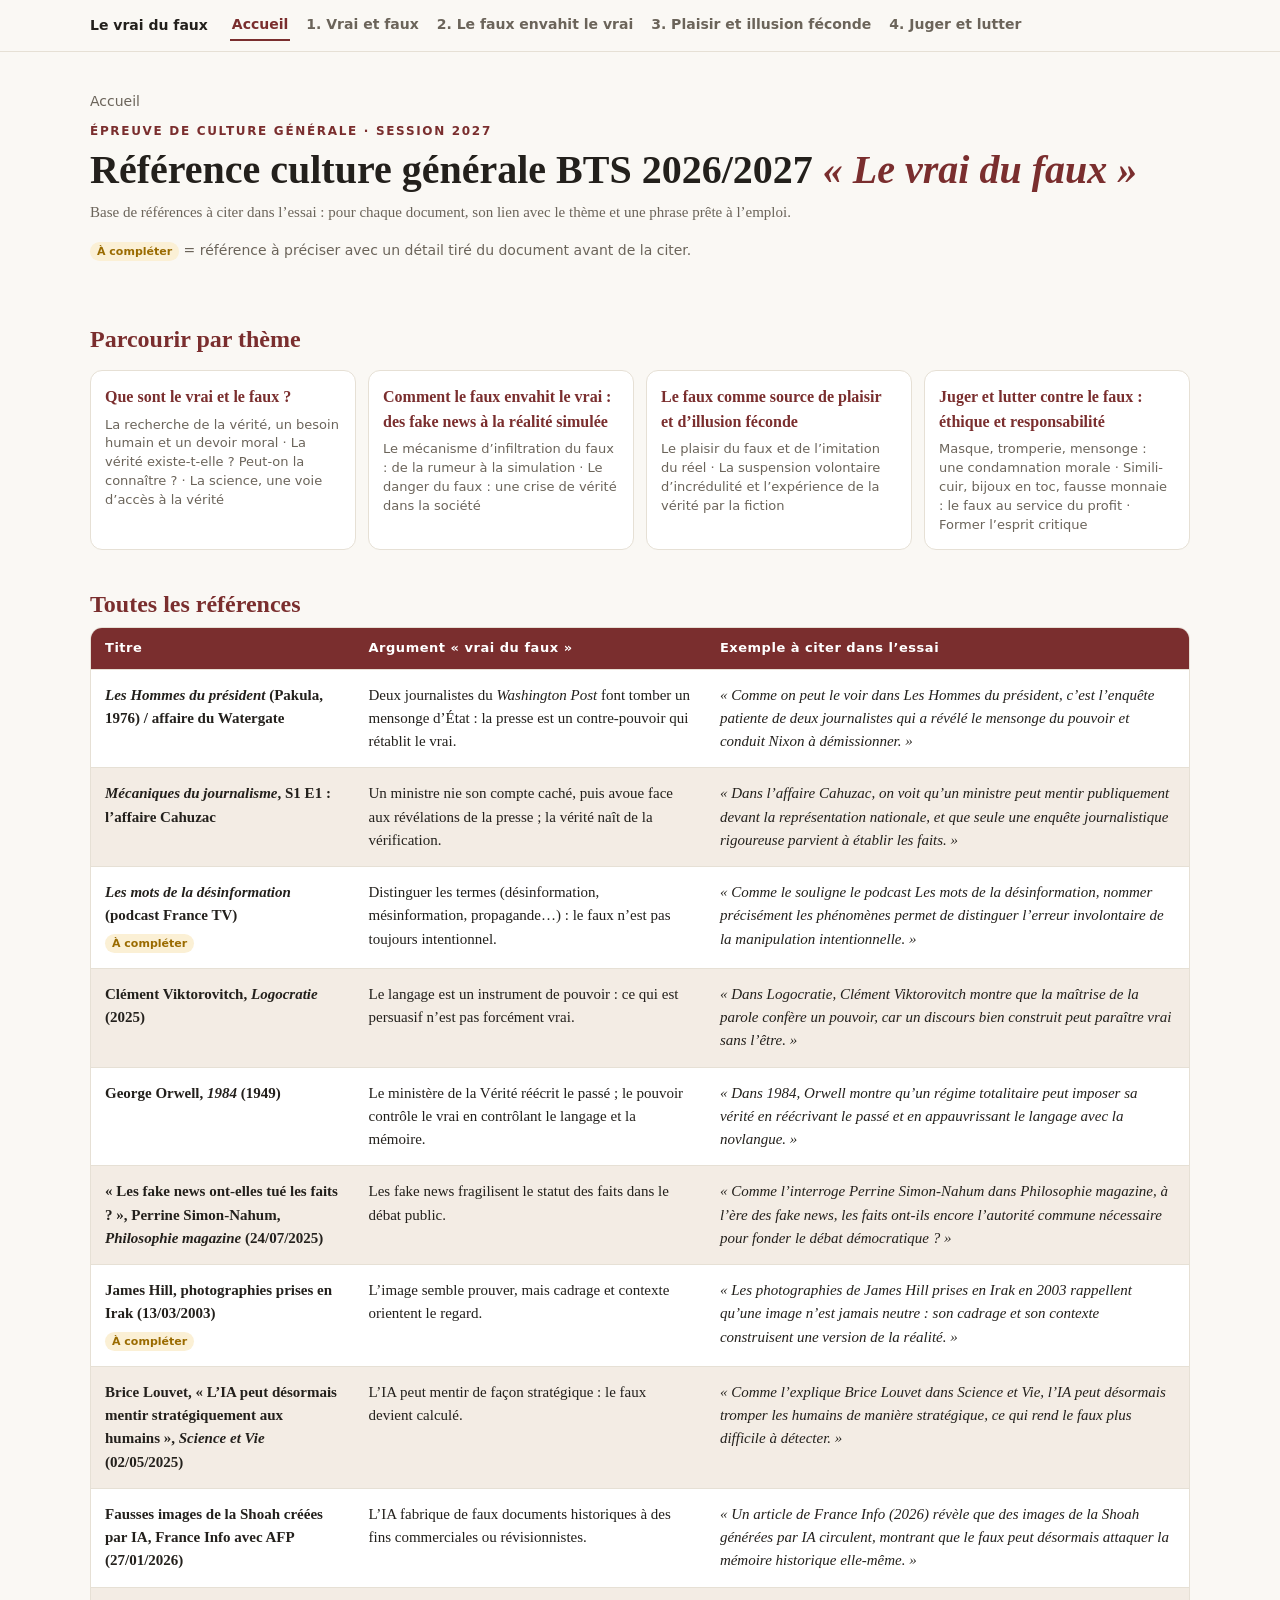
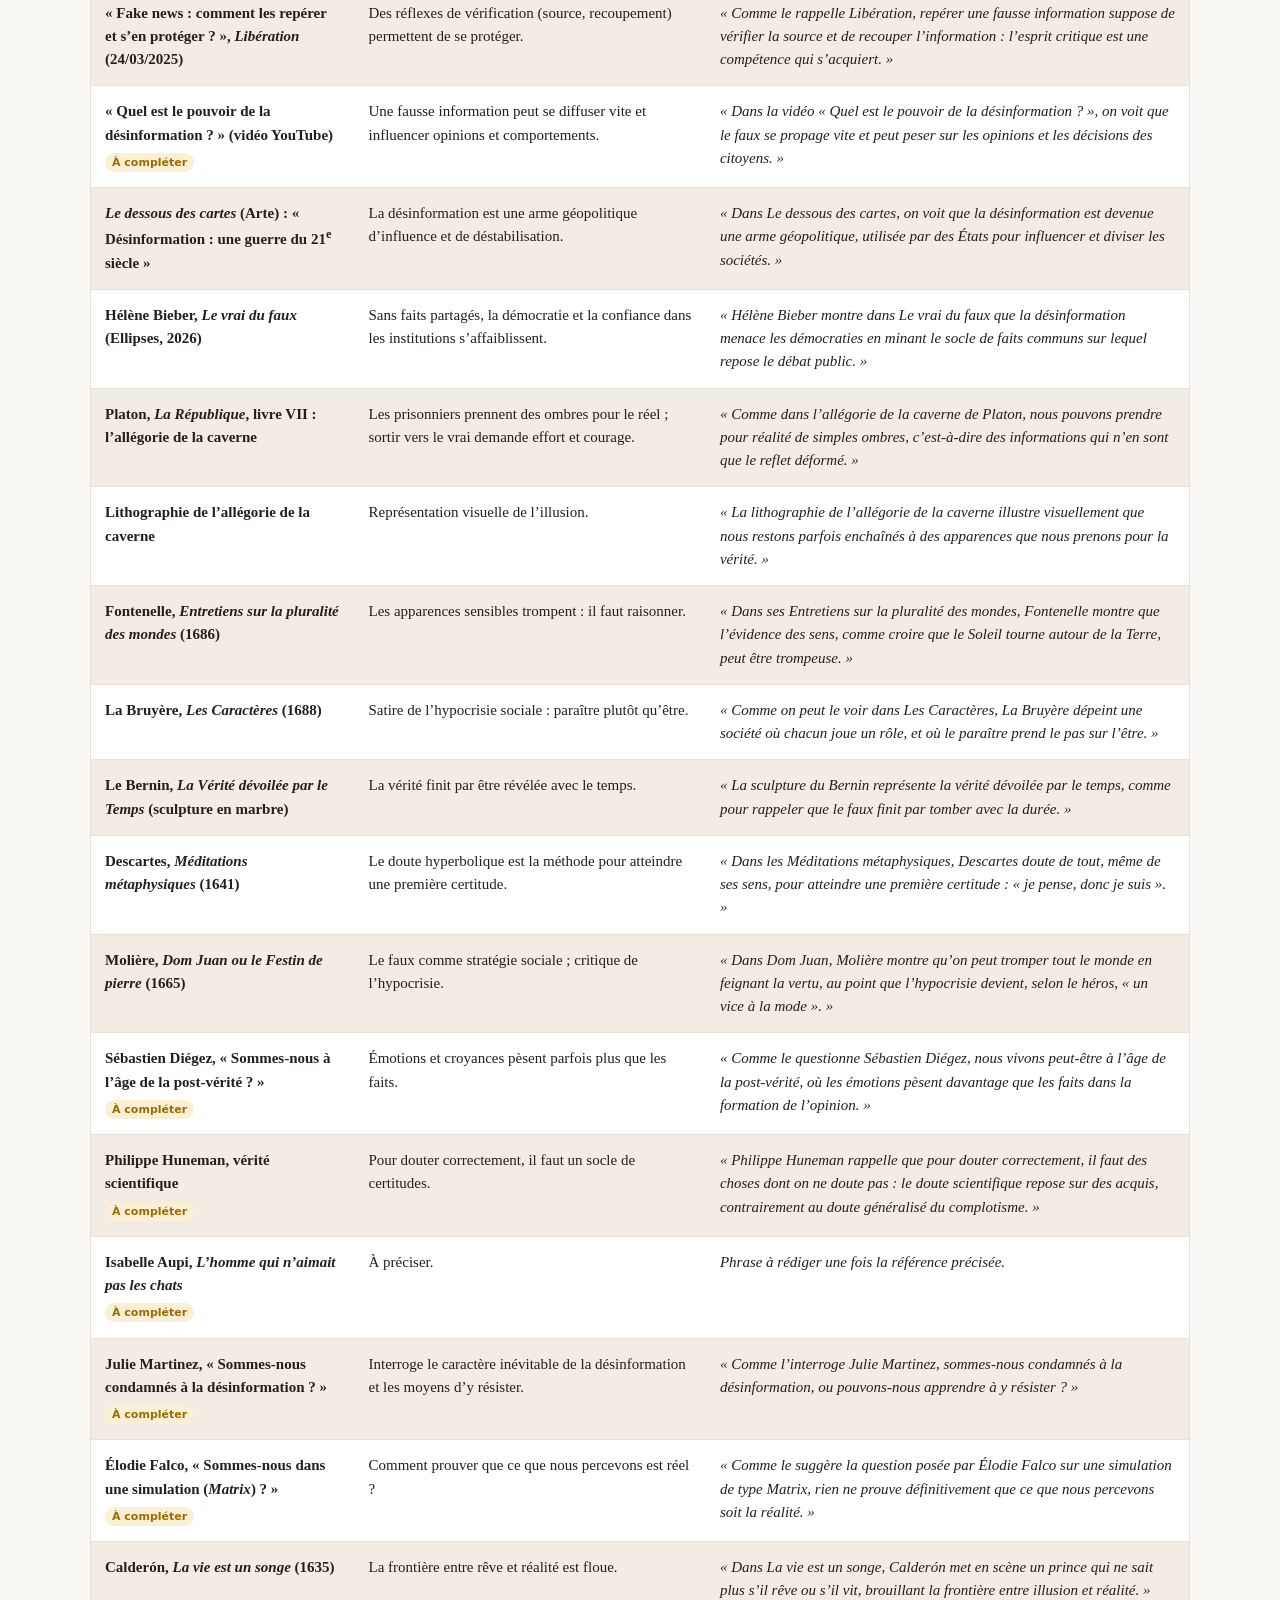
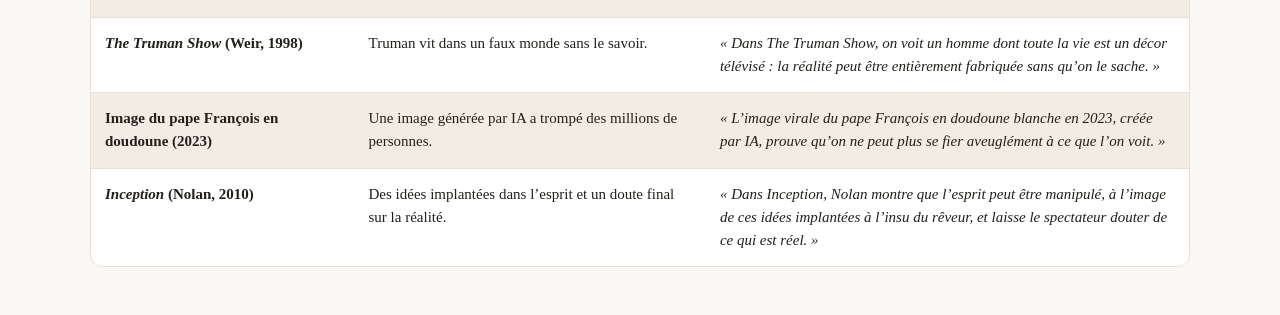
<file: index.html>
<!DOCTYPE html>
<html lang="fr">
<head>
<meta charset="utf-8">
<meta name="viewport" content="width=device-width, initial-scale=1, viewport-fit=cover">
<title>Référence culture générale BTS 2026/2027 « Le vrai du faux »</title>
<style>
:root{--bg:#faf8f4;--card:#fff;--ink:#23201c;--mute:#6b645a;--line:#e6e0d5;--acc:#7a2e2e;--tint:#f3ece4;--warn:#9a6b00;--warnbg:#fbf0d5;
box-sizing:border-box;padding-top:env(safe-area-inset-top,0px);padding-bottom:env(safe-area-inset-bottom,0px)}
@media (prefers-color-scheme:dark){:root:not([data-theme="light"]){--bg:#17150f;--card:#211e17;--ink:#ece6da;--mute:#a79f90;--line:#383327;--acc:#e0a090;--tint:#2b261c;--warn:#f0c866;--warnbg:#3a2f10}}
:root[data-theme="dark"]{--bg:#17150f;--card:#211e17;--ink:#ece6da;--mute:#a79f90;--line:#383327;--acc:#e0a090;--tint:#2b261c;--warn:#f0c866;--warnbg:#3a2f10}
html{scroll-padding-top:env(safe-area-inset-top,0px)}
body{margin:0;background:var(--bg);color:var(--ink);font:16px/1.55 Georgia,"Times New Roman",serif}
header{max-width:1100px;margin:0 auto;padding:40px 20px 12px}
.kicker{font:600 12px/1 system-ui,sans-serif;letter-spacing:.14em;text-transform:uppercase;color:var(--acc)}
h1{font-size:clamp(26px,4.5vw,40px);line-height:1.15;margin:10px 0 8px}
h1 span{color:var(--acc);font-style:italic}
.sub{color:var(--mute);margin:0;font-size:15px}
.legend{margin:16px 0 0;font:14px/1.4 system-ui,sans-serif;color:var(--mute)}
main{max-width:1100px;margin:0 auto;padding:12px 20px 48px}
.wrap{overflow-x:auto;border:1px solid var(--line);border-radius:12px;background:var(--card)}
table{border-collapse:collapse;width:100%;min-width:760px}
th{position:sticky;top:0;text-align:left;background:var(--acc);color:#fff;font:600 13px/1.3 system-ui,sans-serif;letter-spacing:.04em;padding:12px 14px}
td{padding:14px;vertical-align:top;border-top:1px solid var(--line);font-size:15px}
tr:nth-child(even) td{background:var(--tint)}
td:first-child{width:24%;font-weight:600}
td:nth-child(2){width:32%}
td:nth-child(3){font-style:italic}
.tag{display:inline-block;margin-top:6px;font:600 11px/1 system-ui,sans-serif;color:var(--warn);background:var(--warnbg);padding:4px 7px;border-radius:99px}
@media (max-width:720px){
table{min-width:0}thead{display:none}
tr,td{display:block}
tr{border-top:6px solid var(--bg)}
td{border:0;width:auto!important;padding:8px 14px}
td:nth-child(2)::before,td:nth-child(3)::before{display:block;font:600 11px/1.4 system-ui,sans-serif;letter-spacing:.08em;text-transform:uppercase;color:var(--acc);margin-bottom:2px;font-style:normal}
td:nth-child(2)::before{content:"Argument vrai du faux"}
td:nth-child(3)::before{content:"Exemple à citer"}
}

nav{display:flex;flex-wrap:wrap;gap:8px;margin-top:18px;font:600 14px/1.2 system-ui,sans-serif}
nav a{color:var(--acc);text-decoration:none;border:1px solid var(--line);background:var(--card);padding:9px 14px;border-radius:99px}
nav a:hover{border-color:var(--acc)}
nav a.on{background:var(--acc);color:#fff;border-color:var(--acc)}
h2{font-size:clamp(19px,3vw,24px);margin:36px 0 4px;color:var(--acc)}
.idea{margin:0 0 14px;color:var(--mute);font-size:15px}
.two td:first-child{width:34%}
.two td:nth-child(2){width:auto;font-style:italic}
@media (max-width:720px){.two td:nth-child(2)::before{content:"Exemple à citer"}}
body::before{content:"";position:fixed;inset:0 0 auto;height:env(safe-area-inset-top,0px);z-index:11;background:var(--bg)}
.menu{position:sticky;top:env(safe-area-inset-top,0px);z-index:10;background:var(--bg);border-bottom:1px solid var(--line)}
.menu div{max-width:1100px;margin:0 auto;padding:10px 20px;display:flex;flex-wrap:wrap;gap:6px 14px;align-items:center;font:600 14px/1.2 system-ui,sans-serif}
.menu b{color:var(--ink);margin-right:8px}
.menu a{color:var(--mute);text-decoration:none;padding:6px 2px;border-bottom:2px solid transparent}
.menu a:hover{color:var(--acc)}
.menu a.on{color:var(--acc);border-bottom-color:var(--acc)}
.crumb{margin:0 0 14px;font:14px/1.4 system-ui,sans-serif;color:var(--mute)}
.crumb a{color:var(--acc);text-decoration:none}
.crumb a:hover{text-decoration:underline}
.cards{display:grid;grid-template-columns:repeat(auto-fit,minmax(230px,1fr));gap:12px;margin:12px 0 8px}
.cards a{display:block;background:var(--card);border:1px solid var(--line);border-radius:12px;padding:14px;color:var(--ink);text-decoration:none}
.cards a:hover{border-color:var(--acc)}
.cards b{display:block;color:var(--acc);margin-bottom:6px;font-size:16px}
.cards span{display:block;color:var(--mute);font:13px/1.45 system-ui,sans-serif}
.toc{display:flex;flex-wrap:wrap;gap:8px;margin:14px 0 0;font:13px/1.2 system-ui,sans-serif}
.toc a{color:var(--acc);text-decoration:none;border:1px solid var(--line);background:var(--card);padding:7px 11px;border-radius:99px}
.pn{display:flex;justify-content:space-between;gap:12px;margin-top:36px;font:600 14px/1.3 system-ui,sans-serif}
.pn a{color:var(--acc);text-decoration:none}
h2{scroll-margin-top:70px}
</style>
</head>
<body>
<div class="menu"><div><b>Le vrai du faux</b><a href="index.html" class="on">Accueil</a><a href="vrai-et-faux.html">1. Vrai et faux</a><a href="faux-envahit-vrai.html">2. Le faux envahit le vrai</a><a href="plaisir-du-faux.html">3. Plaisir et illusion féconde</a><a href="juger-et-lutter.html">4. Juger et lutter</a></div></div><header>
<p class="crumb">Accueil</p><div class="kicker">Épreuve de culture générale · Session 2027</div>
<h1>Référence culture générale BTS 2026/2027 <span>« Le vrai du faux »</span></h1>
<p class="sub">Base de références à citer dans l’essai : pour chaque document, son lien avec le thème et une phrase prête à l’emploi.</p>
<p class="legend"><span class="tag" style="margin:0">À compléter</span> = référence à préciser avec un détail tiré du document avant de la citer.</p>
</header>
<main>
<h2>Parcourir par thème</h2><div class="cards"><a href="vrai-et-faux.html"><b>Que sont le vrai et le faux ?</b><span>La recherche de la vérité, un besoin humain et un devoir moral · La vérité existe-t-elle ? Peut-on la connaître ? · La science, une voie d’accès à la vérité</span></a><a href="faux-envahit-vrai.html"><b>Comment le faux envahit le vrai : des fake news à la réalité simulée</b><span>Le mécanisme d’infiltration du faux : de la rumeur à la simulation · Le danger du faux : une crise de vérité dans la société</span></a><a href="plaisir-du-faux.html"><b>Le faux comme source de plaisir et d’illusion féconde</b><span>Le plaisir du faux et de l’imitation du réel · La suspension volontaire d’incrédulité et l’expérience de la vérité par la fiction</span></a><a href="juger-et-lutter.html"><b>Juger et lutter contre le faux : éthique et responsabilité</b><span>Masque, tromperie, mensonge : une condamnation morale · Simili-cuir, bijoux en toc, fausse monnaie : le faux au service du profit · Former l’esprit critique</span></a></div><h2>Toutes les références</h2><div class="wrap">
<table>
<thead><tr><th>Titre</th><th>Argument « vrai du faux »</th><th>Exemple à citer dans l’essai</th></tr></thead>
<tbody>
<tr><td><em>Les Hommes du président</em> (Pakula, 1976) / affaire du Watergate</td><td>Deux journalistes du <em>Washington Post</em> font tomber un mensonge d’État : la presse est un contre-pouvoir qui rétablit le vrai.</td><td>« Comme on peut le voir dans <em>Les Hommes du président</em>, c’est l’enquête patiente de deux journalistes qui a révélé le mensonge du pouvoir et conduit Nixon à démissionner. »</td></tr>
<tr><td><em>Mécaniques du journalisme</em>, S1 E1 : l’affaire Cahuzac</td><td>Un ministre nie son compte caché, puis avoue face aux révélations de la presse ; la vérité naît de la vérification.</td><td>« Dans l’affaire Cahuzac, on voit qu’un ministre peut mentir publiquement devant la représentation nationale, et que seule une enquête journalistique rigoureuse parvient à établir les faits. »</td></tr>
<tr><td><em>Les mots de la désinformation</em> (podcast France TV)<br><span class="tag">À compléter</span></td><td>Distinguer les termes (désinformation, mésinformation, propagande…) : le faux n’est pas toujours intentionnel.</td><td>« Comme le souligne le podcast <em>Les mots de la désinformation</em>, nommer précisément les phénomènes permet de distinguer l’erreur involontaire de la manipulation intentionnelle. »</td></tr>
<tr><td>Clément Viktorovitch, <em>Logocratie</em> (2025)</td><td>Le langage est un instrument de pouvoir : ce qui est persuasif n’est pas forcément vrai.</td><td>« Dans <em>Logocratie</em>, Clément Viktorovitch montre que la maîtrise de la parole confère un pouvoir, car un discours bien construit peut paraître vrai sans l’être. »</td></tr>
<tr><td>George Orwell, <em>1984</em> (1949)</td><td>Le ministère de la Vérité réécrit le passé ; le pouvoir contrôle le vrai en contrôlant le langage et la mémoire.</td><td>« Dans <em>1984</em>, Orwell montre qu’un régime totalitaire peut imposer sa vérité en réécrivant le passé et en appauvrissant le langage avec la novlangue. »</td></tr>
<tr><td>« Les fake news ont-elles tué les faits ? », Perrine Simon-Nahum, <em>Philosophie magazine</em> (24/07/2025)</td><td>Les fake news fragilisent le statut des faits dans le débat public.</td><td>« Comme l’interroge Perrine Simon-Nahum dans <em>Philosophie magazine</em>, à l’ère des fake news, les faits ont-ils encore l’autorité commune nécessaire pour fonder le débat démocratique ? »</td></tr>
<tr><td>James Hill, photographies prises en Irak (13/03/2003)<br><span class="tag">À compléter</span></td><td>L’image semble prouver, mais cadrage et contexte orientent le regard.</td><td>« Les photographies de James Hill prises en Irak en 2003 rappellent qu’une image n’est jamais neutre : son cadrage et son contexte construisent une version de la réalité. »</td></tr>
<tr><td>Brice Louvet, « L’IA peut désormais mentir stratégiquement aux humains », <em>Science et Vie</em> (02/05/2025)</td><td>L’IA peut mentir de façon stratégique : le faux devient calculé.</td><td>« Comme l’explique Brice Louvet dans <em>Science et Vie</em>, l’IA peut désormais tromper les humains de manière stratégique, ce qui rend le faux plus difficile à détecter. »</td></tr>
<tr><td>Fausses images de la Shoah créées par IA, France Info avec AFP (27/01/2026)</td><td>L’IA fabrique de faux documents historiques à des fins commerciales ou révisionnistes.</td><td>« Un article de France Info (2026) révèle que des images de la Shoah générées par IA circulent, montrant que le faux peut désormais attaquer la mémoire historique elle-même. »</td></tr>
<tr><td>« Fake news : comment les repérer et s’en protéger ? », <em>Libération</em> (24/03/2025)</td><td>Des réflexes de vérification (source, recoupement) permettent de se protéger.</td><td>« Comme le rappelle <em>Libération</em>, repérer une fausse information suppose de vérifier la source et de recouper l’information : l’esprit critique est une compétence qui s’acquiert. »</td></tr>
<tr><td>« Quel est le pouvoir de la désinformation ? » (vidéo YouTube)<br><span class="tag">À compléter</span></td><td>Une fausse information peut se diffuser vite et influencer opinions et comportements.</td><td>« Dans la vidéo « Quel est le pouvoir de la désinformation ? », on voit que le faux se propage vite et peut peser sur les opinions et les décisions des citoyens. »</td></tr>
<tr><td><em>Le dessous des cartes</em> (Arte) : « Désinformation : une guerre du 21<sup>e</sup> siècle »</td><td>La désinformation est une arme géopolitique d’influence et de déstabilisation.</td><td>« Dans <em>Le dessous des cartes</em>, on voit que la désinformation est devenue une arme géopolitique, utilisée par des États pour influencer et diviser les sociétés. »</td></tr>
<tr><td>Hélène Bieber, <em>Le vrai du faux</em> (Ellipses, 2026)</td><td>Sans faits partagés, la démocratie et la confiance dans les institutions s’affaiblissent.</td><td>« Hélène Bieber montre dans <em>Le vrai du faux</em> que la désinformation menace les démocraties en minant le socle de faits communs sur lequel repose le débat public. »</td></tr>
<tr><td>Platon, <em>La République</em>, livre VII : l’allégorie de la caverne</td><td>Les prisonniers prennent des ombres pour le réel ; sortir vers le vrai demande effort et courage.</td><td>« Comme dans l’allégorie de la caverne de Platon, nous pouvons prendre pour réalité de simples ombres, c’est-à-dire des informations qui n’en sont que le reflet déformé. »</td></tr>
<tr><td>Lithographie de l’allégorie de la caverne</td><td>Représentation visuelle de l’illusion.</td><td>« La lithographie de l’allégorie de la caverne illustre visuellement que nous restons parfois enchaînés à des apparences que nous prenons pour la vérité. »</td></tr>
<tr><td>Fontenelle, <em>Entretiens sur la pluralité des mondes</em> (1686)</td><td>Les apparences sensibles trompent : il faut raisonner.</td><td>« Dans ses <em>Entretiens sur la pluralité des mondes</em>, Fontenelle montre que l’évidence des sens, comme croire que le Soleil tourne autour de la Terre, peut être trompeuse. »</td></tr>
<tr><td>La Bruyère, <em>Les Caractères</em> (1688)</td><td>Satire de l’hypocrisie sociale : paraître plutôt qu’être.</td><td>« Comme on peut le voir dans <em>Les Caractères</em>, La Bruyère dépeint une société où chacun joue un rôle, et où le paraître prend le pas sur l’être. »</td></tr>
<tr><td>Le Bernin, <em>La Vérité dévoilée par le Temps</em> (sculpture en marbre)</td><td>La vérité finit par être révélée avec le temps.</td><td>« La sculpture du Bernin représente la vérité dévoilée par le temps, comme pour rappeler que le faux finit par tomber avec la durée. »</td></tr>
<tr><td>Descartes, <em>Méditations métaphysiques</em> (1641)</td><td>Le doute hyperbolique est la méthode pour atteindre une première certitude.</td><td>« Dans les <em>Méditations métaphysiques</em>, Descartes doute de tout, même de ses sens, pour atteindre une première certitude : « je pense, donc je suis ». »</td></tr>
<tr><td>Molière, <em>Dom Juan ou le Festin de pierre</em> (1665)</td><td>Le faux comme stratégie sociale ; critique de l’hypocrisie.</td><td>« Dans <em>Dom Juan</em>, Molière montre qu’on peut tromper tout le monde en feignant la vertu, au point que l’hypocrisie devient, selon le héros, « un vice à la mode ». »</td></tr>
<tr><td>Sébastien Diégez, « Sommes-nous à l’âge de la post-vérité ? »<br><span class="tag">À compléter</span></td><td>Émotions et croyances pèsent parfois plus que les faits.</td><td>« Comme le questionne Sébastien Diégez, nous vivons peut-être à l’âge de la post-vérité, où les émotions pèsent davantage que les faits dans la formation de l’opinion. »</td></tr>
<tr><td>Philippe Huneman, vérité scientifique<br><span class="tag">À compléter</span></td><td>Pour douter correctement, il faut un socle de certitudes.</td><td>« Philippe Huneman rappelle que pour douter correctement, il faut des choses dont on ne doute pas : le doute scientifique repose sur des acquis, contrairement au doute généralisé du complotisme. »</td></tr>
<tr><td>Isabelle Aupi, <em>L’homme qui n’aimait pas les chats</em><br><span class="tag">À compléter</span></td><td>À préciser.</td><td>Phrase à rédiger une fois la référence précisée.</td></tr>
<tr><td>Julie Martinez, « Sommes-nous condamnés à la désinformation ? »<br><span class="tag">À compléter</span></td><td>Interroge le caractère inévitable de la désinformation et les moyens d’y résister.</td><td>« Comme l’interroge Julie Martinez, sommes-nous condamnés à la désinformation, ou pouvons-nous apprendre à y résister ? »</td></tr>
<tr><td>Élodie Falco, « Sommes-nous dans une simulation (<em>Matrix</em>) ? »<br><span class="tag">À compléter</span></td><td>Comment prouver que ce que nous percevons est réel ?</td><td>« Comme le suggère la question posée par Élodie Falco sur une simulation de type <em>Matrix</em>, rien ne prouve définitivement que ce que nous percevons soit la réalité. »</td></tr>
<tr><td>Calderón, <em>La vie est un songe</em> (1635)</td><td>La frontière entre rêve et réalité est floue.</td><td>« Dans <em>La vie est un songe</em>, Calderón met en scène un prince qui ne sait plus s’il rêve ou s’il vit, brouillant la frontière entre illusion et réalité. »</td></tr>
<tr><td><em>The Truman Show</em> (Weir, 1998)</td><td>Truman vit dans un faux monde sans le savoir.</td><td>« Dans <em>The Truman Show</em>, on voit un homme dont toute la vie est un décor télévisé : la réalité peut être entièrement fabriquée sans qu’on le sache. »</td></tr>
<tr><td>Image du pape François en doudoune (2023)</td><td>Une image générée par IA a trompé des millions de personnes.</td><td>« L’image virale du pape François en doudoune blanche en 2023, créée par IA, prouve qu’on ne peut plus se fier aveuglément à ce que l’on voit. »</td></tr>
<tr><td><em>Inception</em> (Nolan, 2010)</td><td>Des idées implantées dans l’esprit et un doute final sur la réalité.</td><td>« Dans <em>Inception</em>, Nolan montre que l’esprit peut être manipulé, à l’image de ces idées implantées à l’insu du rêveur, et laisse le spectateur douter de ce qui est réel. »</td></tr>
</tbody>
</table>
</div>
</main>
</body>
</html>
</file>
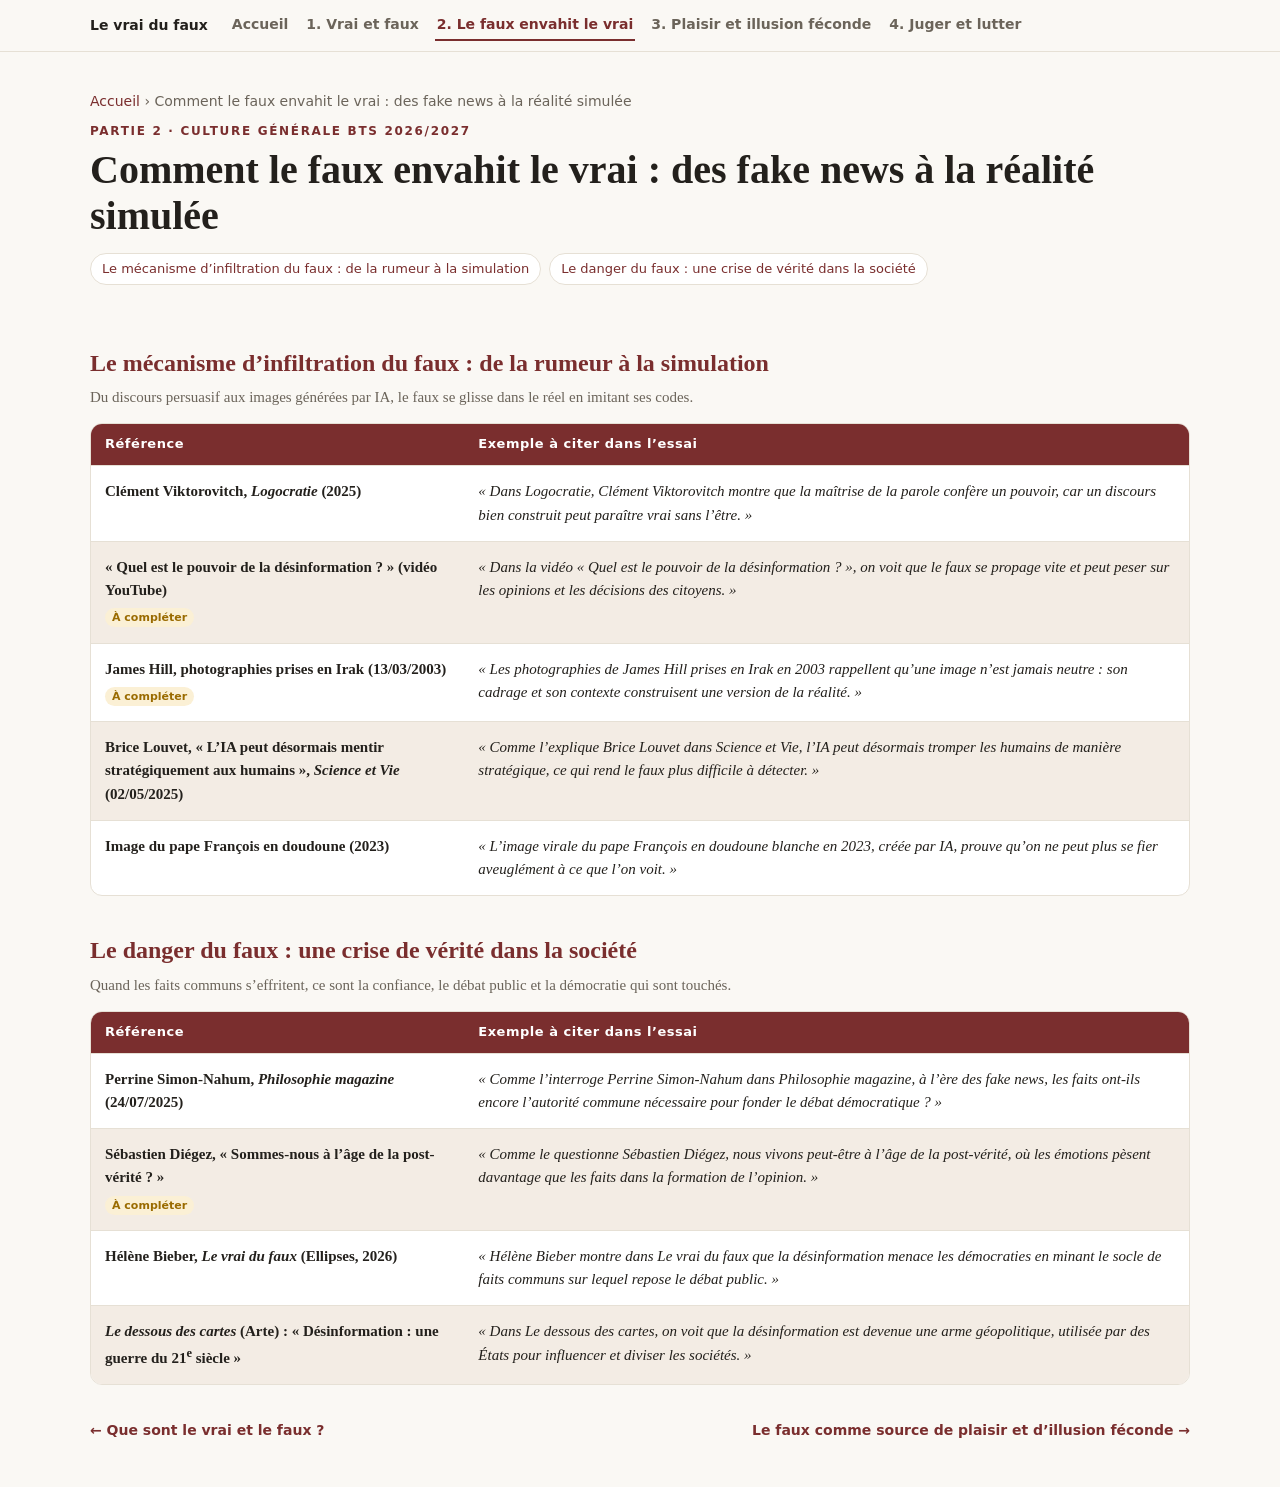
<file: faux-envahit-vrai.html>
<!DOCTYPE html>
<html lang="fr"><head><meta charset="utf-8"><meta name="viewport" content="width=device-width, initial-scale=1, viewport-fit=cover">
<title>Comment le faux envahit le vrai : des fake news à la réalité simulée · Le vrai du faux</title><link rel="stylesheet" href="style.css"></head>
<body><div class="menu"><div><b>Le vrai du faux</b><a href="index.html">Accueil</a><a href="vrai-et-faux.html">1. Vrai et faux</a><a href="faux-envahit-vrai.html" class="on">2. Le faux envahit le vrai</a><a href="plaisir-du-faux.html">3. Plaisir et illusion féconde</a><a href="juger-et-lutter.html">4. Juger et lutter</a></div></div><header><p class="crumb"><a href="index.html">Accueil</a> › Comment le faux envahit le vrai : des fake news à la réalité simulée</p><div class="kicker">Partie 2 · Culture générale BTS 2026/2027</div><h1>Comment le faux envahit le vrai : des fake news à la réalité simulée</h1><div class="toc"><a href="#s1">Le mécanisme d’infiltration du faux : de la rumeur à la simulation</a><a href="#s2">Le danger du faux : une crise de vérité dans la société</a></div></header>
<main><h2 id="s1">Le mécanisme d’infiltration du faux : de la rumeur à la simulation</h2><p class="idea">Du discours persuasif aux images générées par IA, le faux se glisse dans le réel en imitant ses codes.</p><div class="wrap two"><table><thead><tr><th>Référence</th><th>Exemple à citer dans l’essai</th></tr></thead><tbody><tr><td>Clément Viktorovitch, <em>Logocratie</em> (2025)</td><td>« Dans <em>Logocratie</em>, Clément Viktorovitch montre que la maîtrise de la parole confère un pouvoir, car un discours bien construit peut paraître vrai sans l’être. »</td></tr><tr><td>« Quel est le pouvoir de la désinformation ? » (vidéo YouTube)<br><span class="tag">À compléter</span></td><td>« Dans la vidéo « Quel est le pouvoir de la désinformation ? », on voit que le faux se propage vite et peut peser sur les opinions et les décisions des citoyens. »</td></tr><tr><td>James Hill, photographies prises en Irak (13/03/2003)<br><span class="tag">À compléter</span></td><td>« Les photographies de James Hill prises en Irak en 2003 rappellent qu’une image n’est jamais neutre : son cadrage et son contexte construisent une version de la réalité. »</td></tr><tr><td>Brice Louvet, « L’IA peut désormais mentir stratégiquement aux humains », <em>Science et Vie</em> (02/05/2025)</td><td>« Comme l’explique Brice Louvet dans <em>Science et Vie</em>, l’IA peut désormais tromper les humains de manière stratégique, ce qui rend le faux plus difficile à détecter. »</td></tr><tr><td>Image du pape François en doudoune (2023)</td><td>« L’image virale du pape François en doudoune blanche en 2023, créée par IA, prouve qu’on ne peut plus se fier aveuglément à ce que l’on voit. »</td></tr></tbody></table></div>
<h2 id="s2">Le danger du faux : une crise de vérité dans la société</h2><p class="idea">Quand les faits communs s’effritent, ce sont la confiance, le débat public et la démocratie qui sont touchés.</p><div class="wrap two"><table><thead><tr><th>Référence</th><th>Exemple à citer dans l’essai</th></tr></thead><tbody><tr><td>Perrine Simon-Nahum, <em>Philosophie magazine</em> (24/07/2025)</td><td>« Comme l’interroge Perrine Simon-Nahum dans <em>Philosophie magazine</em>, à l’ère des fake news, les faits ont-ils encore l’autorité commune nécessaire pour fonder le débat démocratique ? »</td></tr><tr><td>Sébastien Diégez, « Sommes-nous à l’âge de la post-vérité ? »<br><span class="tag">À compléter</span></td><td>« Comme le questionne Sébastien Diégez, nous vivons peut-être à l’âge de la post-vérité, où les émotions pèsent davantage que les faits dans la formation de l’opinion. »</td></tr><tr><td>Hélène Bieber, <em>Le vrai du faux</em> (Ellipses, 2026)</td><td>« Hélène Bieber montre dans <em>Le vrai du faux</em> que la désinformation menace les démocraties en minant le socle de faits communs sur lequel repose le débat public. »</td></tr><tr><td><em>Le dessous des cartes</em> (Arte) : « Désinformation : une guerre du 21<sup>e</sup> siècle »</td><td>« Dans <em>Le dessous des cartes</em>, on voit que la désinformation est devenue une arme géopolitique, utilisée par des États pour influencer et diviser les sociétés. »</td></tr></tbody></table></div>
<div class="pn"><a href="vrai-et-faux.html">← Que sont le vrai et le faux ?</a><a href="plaisir-du-faux.html">Le faux comme source de plaisir et d’illusion féconde →</a></div></main></body></html>
</file>
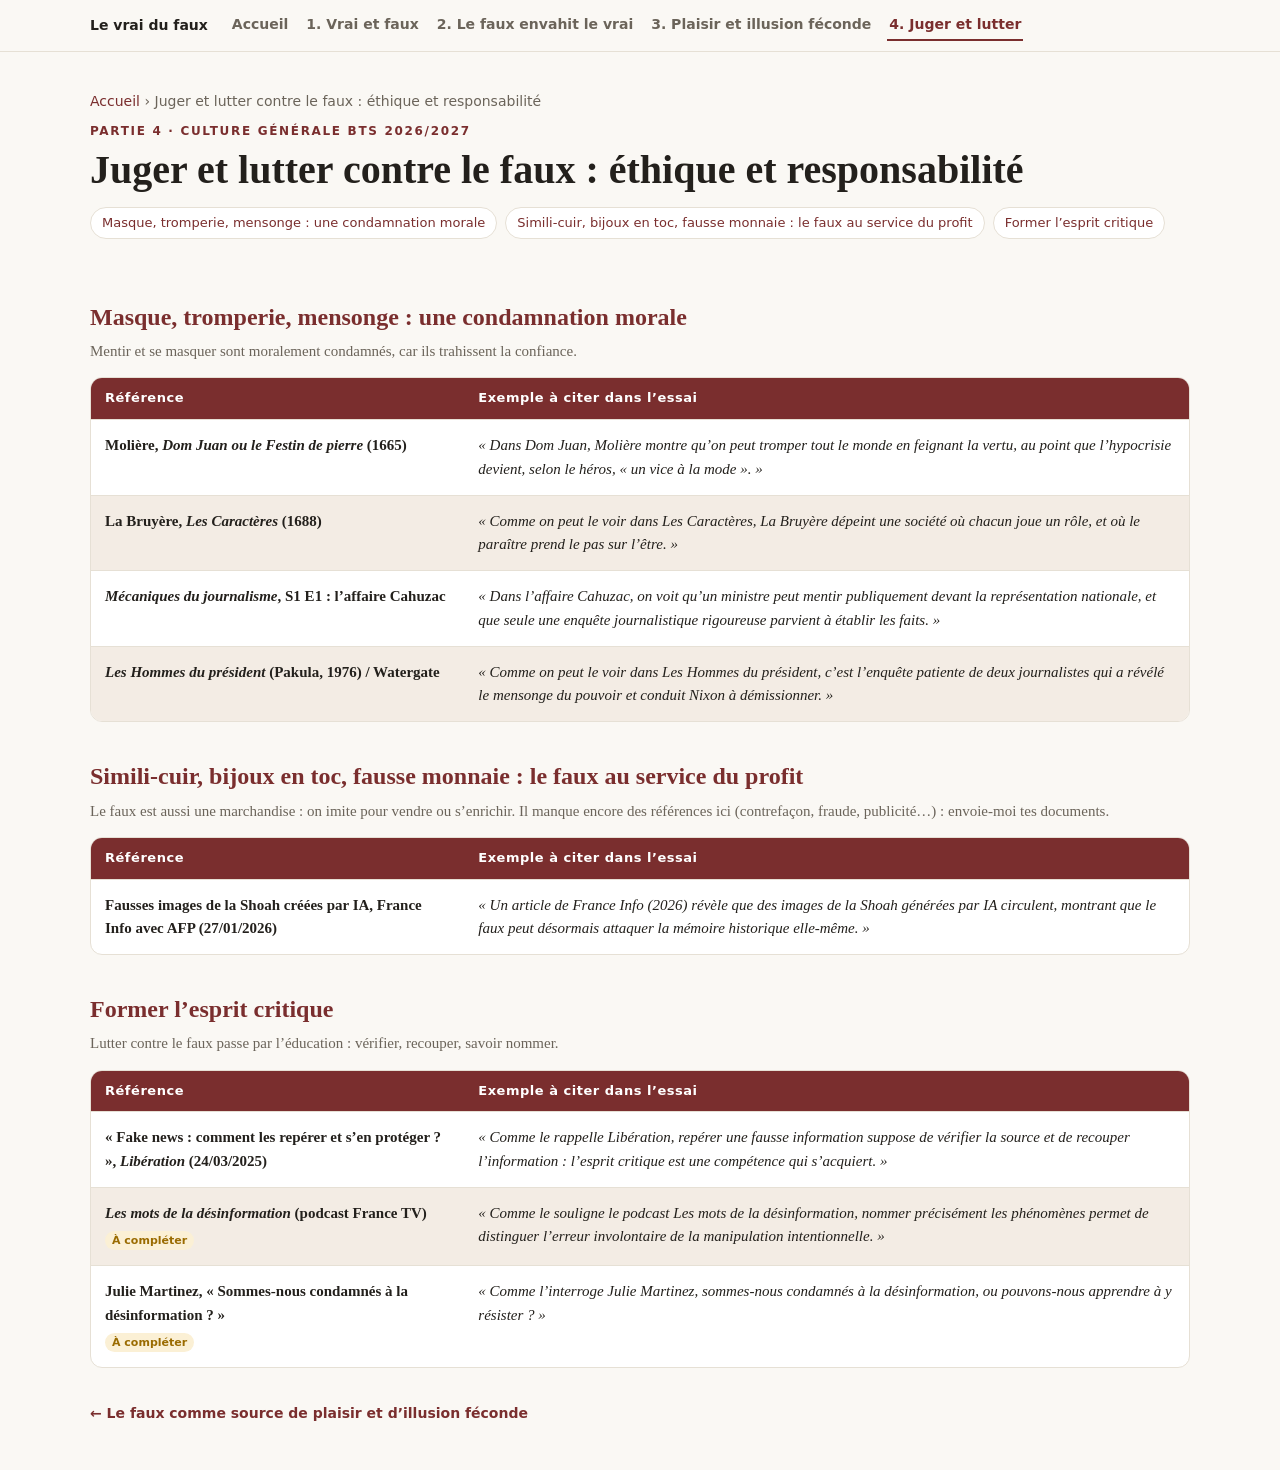
<file: juger-et-lutter.html>
<!DOCTYPE html>
<html lang="fr"><head><meta charset="utf-8"><meta name="viewport" content="width=device-width, initial-scale=1, viewport-fit=cover">
<title>Juger et lutter contre le faux : éthique et responsabilité · Le vrai du faux</title><link rel="stylesheet" href="style.css"></head>
<body><div class="menu"><div><b>Le vrai du faux</b><a href="index.html">Accueil</a><a href="vrai-et-faux.html">1. Vrai et faux</a><a href="faux-envahit-vrai.html">2. Le faux envahit le vrai</a><a href="plaisir-du-faux.html">3. Plaisir et illusion féconde</a><a href="juger-et-lutter.html" class="on">4. Juger et lutter</a></div></div><header><p class="crumb"><a href="index.html">Accueil</a> › Juger et lutter contre le faux : éthique et responsabilité</p><div class="kicker">Partie 4 · Culture générale BTS 2026/2027</div><h1>Juger et lutter contre le faux : éthique et responsabilité</h1><div class="toc"><a href="#s1">Masque, tromperie, mensonge : une condamnation morale</a><a href="#s2">Simili-cuir, bijoux en toc, fausse monnaie : le faux au service du profit</a><a href="#s3">Former l’esprit critique</a></div></header>
<main><h2 id="s1">Masque, tromperie, mensonge : une condamnation morale</h2><p class="idea">Mentir et se masquer sont moralement condamnés, car ils trahissent la confiance.</p><div class="wrap two"><table><thead><tr><th>Référence</th><th>Exemple à citer dans l’essai</th></tr></thead><tbody><tr><td>Molière, <em>Dom Juan ou le Festin de pierre</em> (1665)</td><td>« Dans <em>Dom Juan</em>, Molière montre qu’on peut tromper tout le monde en feignant la vertu, au point que l’hypocrisie devient, selon le héros, « un vice à la mode ». »</td></tr><tr><td>La Bruyère, <em>Les Caractères</em> (1688)</td><td>« Comme on peut le voir dans <em>Les Caractères</em>, La Bruyère dépeint une société où chacun joue un rôle, et où le paraître prend le pas sur l’être. »</td></tr><tr><td><em>Mécaniques du journalisme</em>, S1 E1 : l’affaire Cahuzac</td><td>« Dans l’affaire Cahuzac, on voit qu’un ministre peut mentir publiquement devant la représentation nationale, et que seule une enquête journalistique rigoureuse parvient à établir les faits. »</td></tr><tr><td><em>Les Hommes du président</em> (Pakula, 1976) / Watergate</td><td>« Comme on peut le voir dans <em>Les Hommes du président</em>, c’est l’enquête patiente de deux journalistes qui a révélé le mensonge du pouvoir et conduit Nixon à démissionner. »</td></tr></tbody></table></div>
<h2 id="s2">Simili-cuir, bijoux en toc, fausse monnaie : le faux au service du profit</h2><p class="idea">Le faux est aussi une marchandise : on imite pour vendre ou s’enrichir. Il manque encore des références ici (contrefaçon, fraude, publicité…) : envoie-moi tes documents.</p><div class="wrap two"><table><thead><tr><th>Référence</th><th>Exemple à citer dans l’essai</th></tr></thead><tbody><tr><td>Fausses images de la Shoah créées par IA, France Info avec AFP (27/01/2026)</td><td>« Un article de France Info (2026) révèle que des images de la Shoah générées par IA circulent, montrant que le faux peut désormais attaquer la mémoire historique elle-même. »</td></tr></tbody></table></div>
<h2 id="s3">Former l’esprit critique</h2><p class="idea">Lutter contre le faux passe par l’éducation : vérifier, recouper, savoir nommer.</p><div class="wrap two"><table><thead><tr><th>Référence</th><th>Exemple à citer dans l’essai</th></tr></thead><tbody><tr><td>« Fake news : comment les repérer et s’en protéger ? », <em>Libération</em> (24/03/2025)</td><td>« Comme le rappelle <em>Libération</em>, repérer une fausse information suppose de vérifier la source et de recouper l’information : l’esprit critique est une compétence qui s’acquiert. »</td></tr><tr><td><em>Les mots de la désinformation</em> (podcast France TV)<br><span class="tag">À compléter</span></td><td>« Comme le souligne le podcast <em>Les mots de la désinformation</em>, nommer précisément les phénomènes permet de distinguer l’erreur involontaire de la manipulation intentionnelle. »</td></tr><tr><td>Julie Martinez, « Sommes-nous condamnés à la désinformation ? »<br><span class="tag">À compléter</span></td><td>« Comme l’interroge Julie Martinez, sommes-nous condamnés à la désinformation, ou pouvons-nous apprendre à y résister ? »</td></tr></tbody></table></div>
<div class="pn"><a href="plaisir-du-faux.html">← Le faux comme source de plaisir et d’illusion féconde</a><span></span></div></main></body></html>
</file>
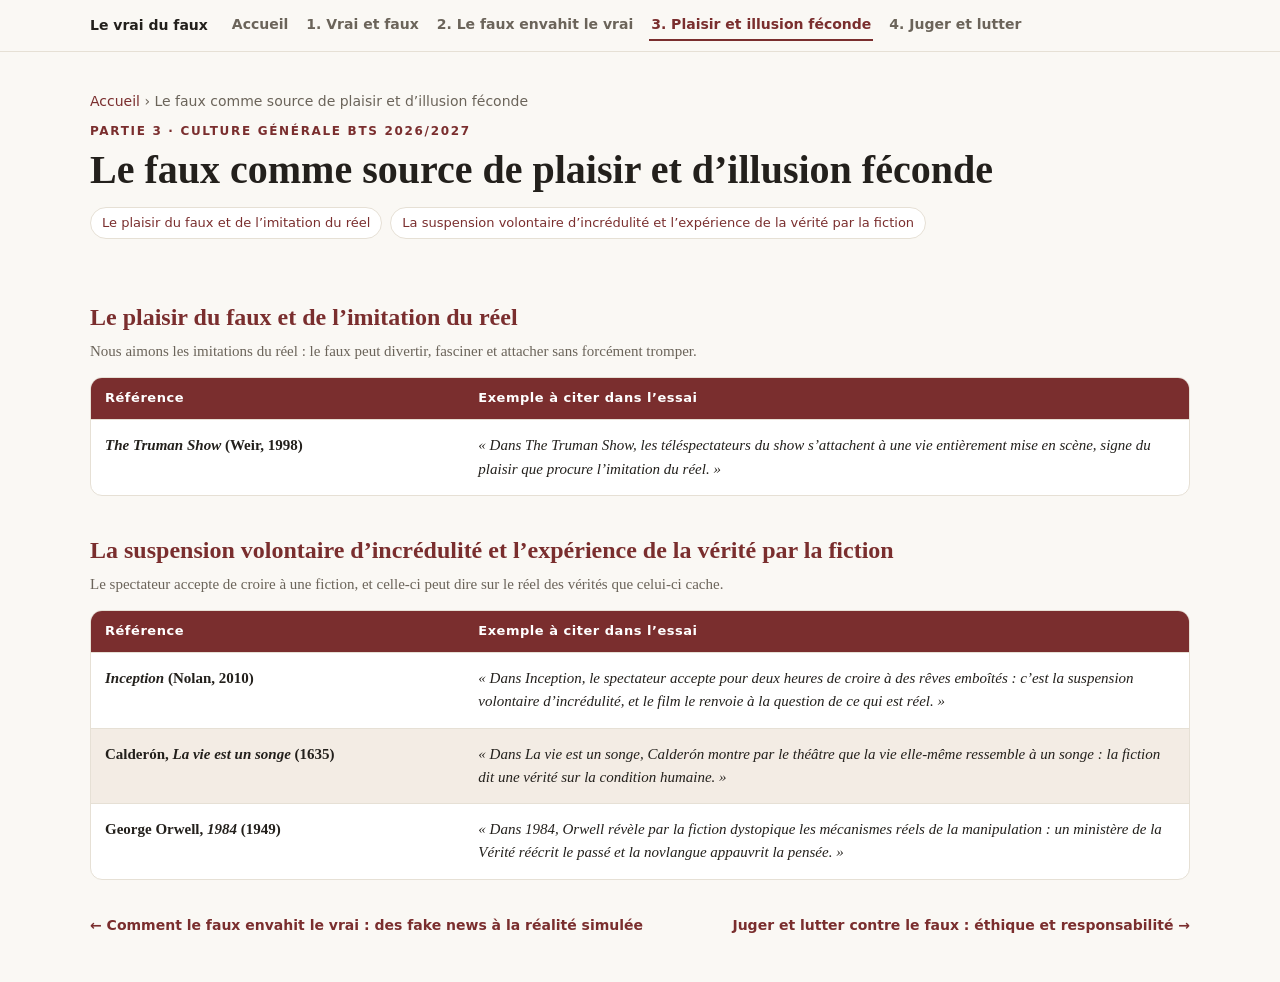
<file: plaisir-du-faux.html>
<!DOCTYPE html>
<html lang="fr"><head><meta charset="utf-8"><meta name="viewport" content="width=device-width, initial-scale=1, viewport-fit=cover">
<title>Le faux comme source de plaisir et d’illusion féconde · Le vrai du faux</title><link rel="stylesheet" href="style.css"></head>
<body><div class="menu"><div><b>Le vrai du faux</b><a href="index.html">Accueil</a><a href="vrai-et-faux.html">1. Vrai et faux</a><a href="faux-envahit-vrai.html">2. Le faux envahit le vrai</a><a href="plaisir-du-faux.html" class="on">3. Plaisir et illusion féconde</a><a href="juger-et-lutter.html">4. Juger et lutter</a></div></div><header><p class="crumb"><a href="index.html">Accueil</a> › Le faux comme source de plaisir et d’illusion féconde</p><div class="kicker">Partie 3 · Culture générale BTS 2026/2027</div><h1>Le faux comme source de plaisir et d’illusion féconde</h1><div class="toc"><a href="#s1">Le plaisir du faux et de l’imitation du réel</a><a href="#s2">La suspension volontaire d’incrédulité et l’expérience de la vérité par la fiction</a></div></header>
<main><h2 id="s1">Le plaisir du faux et de l’imitation du réel</h2><p class="idea">Nous aimons les imitations du réel : le faux peut divertir, fasciner et attacher sans forcément tromper.</p><div class="wrap two"><table><thead><tr><th>Référence</th><th>Exemple à citer dans l’essai</th></tr></thead><tbody><tr><td><em>The Truman Show</em> (Weir, 1998)</td><td>« Dans <em>The Truman Show</em>, les téléspectateurs du show s’attachent à une vie entièrement mise en scène, signe du plaisir que procure l’imitation du réel. »</td></tr></tbody></table></div>
<h2 id="s2">La suspension volontaire d’incrédulité et l’expérience de la vérité par la fiction</h2><p class="idea">Le spectateur accepte de croire à une fiction, et celle-ci peut dire sur le réel des vérités que celui-ci cache.</p><div class="wrap two"><table><thead><tr><th>Référence</th><th>Exemple à citer dans l’essai</th></tr></thead><tbody><tr><td><em>Inception</em> (Nolan, 2010)</td><td>« Dans <em>Inception</em>, le spectateur accepte pour deux heures de croire à des rêves emboîtés : c’est la suspension volontaire d’incrédulité, et le film le renvoie à la question de ce qui est réel. »</td></tr><tr><td>Calderón, <em>La vie est un songe</em> (1635)</td><td>« Dans <em>La vie est un songe</em>, Calderón montre par le théâtre que la vie elle-même ressemble à un songe : la fiction dit une vérité sur la condition humaine. »</td></tr><tr><td>George Orwell, <em>1984</em> (1949)</td><td>« Dans <em>1984</em>, Orwell révèle par la fiction dystopique les mécanismes réels de la manipulation : un ministère de la Vérité réécrit le passé et la novlangue appauvrit la pensée. »</td></tr></tbody></table></div>
<div class="pn"><a href="faux-envahit-vrai.html">← Comment le faux envahit le vrai : des fake news à la réalité simulée</a><a href="juger-et-lutter.html">Juger et lutter contre le faux : éthique et responsabilité →</a></div></main></body></html>
</file>
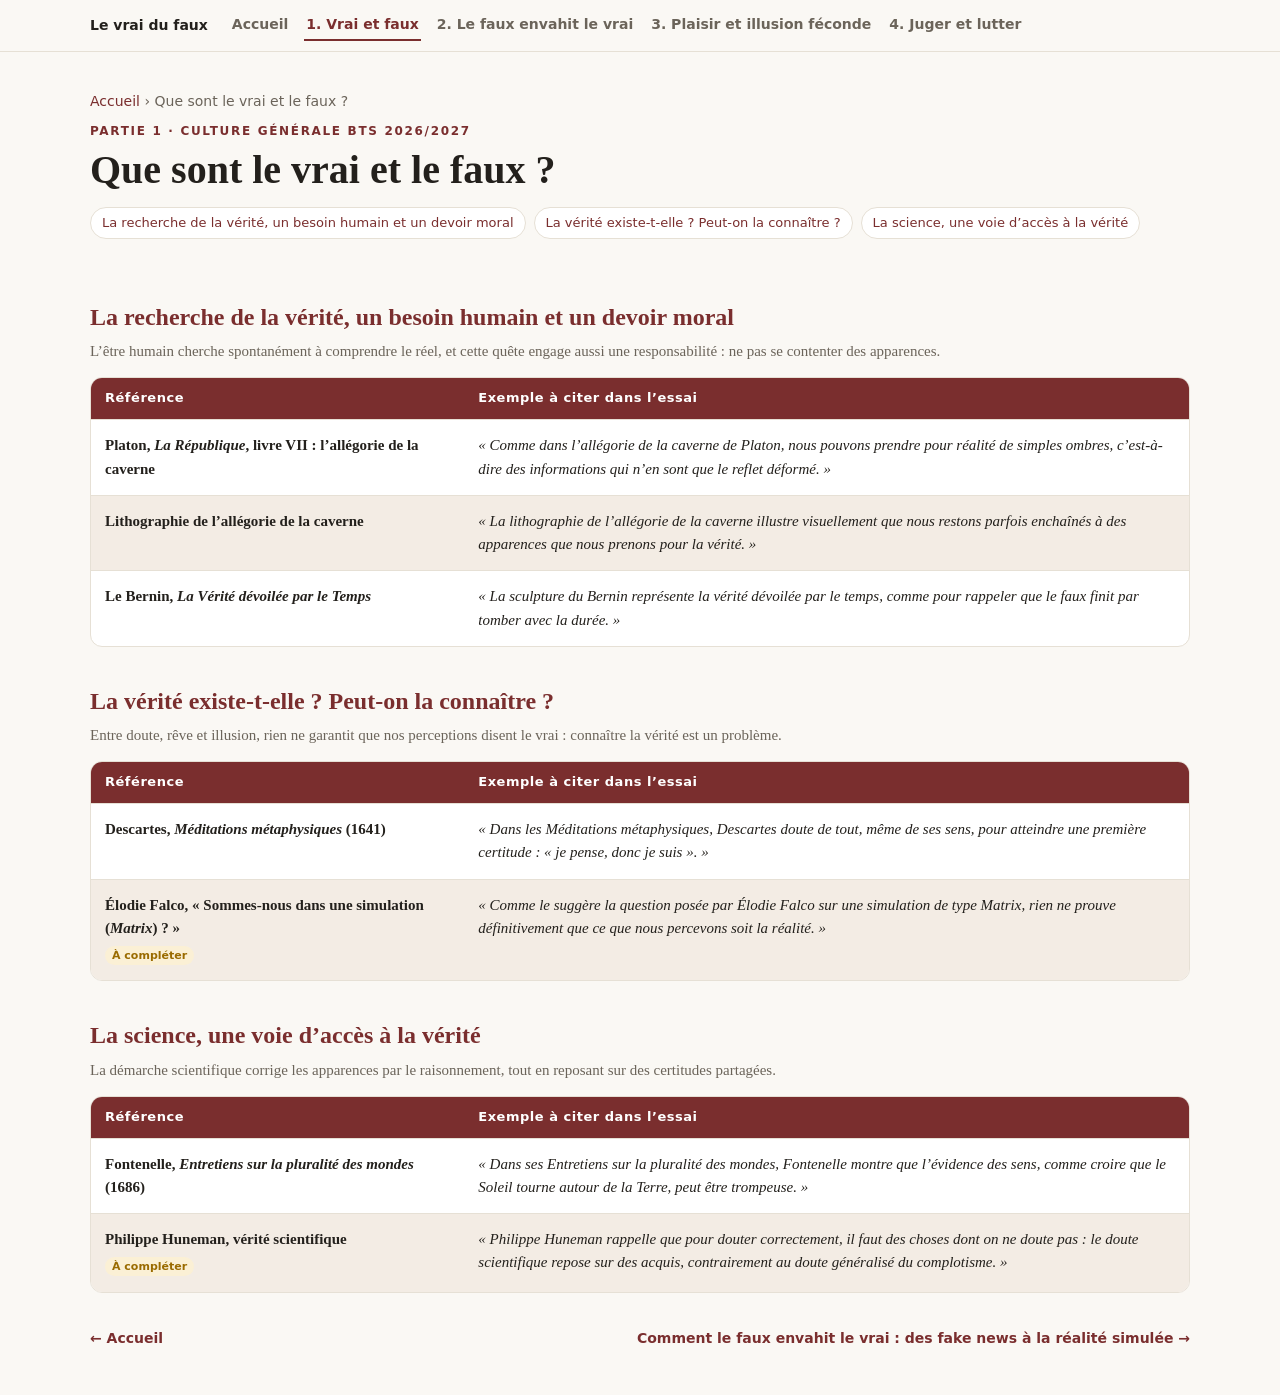
<file: vrai-et-faux.html>
<!DOCTYPE html>
<html lang="fr"><head><meta charset="utf-8"><meta name="viewport" content="width=device-width, initial-scale=1, viewport-fit=cover">
<title>Que sont le vrai et le faux ? · Le vrai du faux</title><link rel="stylesheet" href="style.css"></head>
<body><div class="menu"><div><b>Le vrai du faux</b><a href="index.html">Accueil</a><a href="vrai-et-faux.html" class="on">1. Vrai et faux</a><a href="faux-envahit-vrai.html">2. Le faux envahit le vrai</a><a href="plaisir-du-faux.html">3. Plaisir et illusion féconde</a><a href="juger-et-lutter.html">4. Juger et lutter</a></div></div><header><p class="crumb"><a href="index.html">Accueil</a> › Que sont le vrai et le faux ?</p><div class="kicker">Partie 1 · Culture générale BTS 2026/2027</div><h1>Que sont le vrai et le faux ?</h1><div class="toc"><a href="#s1">La recherche de la vérité, un besoin humain et un devoir moral</a><a href="#s2">La vérité existe-t-elle ? Peut-on la connaître ?</a><a href="#s3">La science, une voie d’accès à la vérité</a></div></header>
<main><h2 id="s1">La recherche de la vérité, un besoin humain et un devoir moral</h2><p class="idea">L’être humain cherche spontanément à comprendre le réel, et cette quête engage aussi une responsabilité : ne pas se contenter des apparences.</p><div class="wrap two"><table><thead><tr><th>Référence</th><th>Exemple à citer dans l’essai</th></tr></thead><tbody><tr><td>Platon, <em>La République</em>, livre VII : l’allégorie de la caverne</td><td>« Comme dans l’allégorie de la caverne de Platon, nous pouvons prendre pour réalité de simples ombres, c’est-à-dire des informations qui n’en sont que le reflet déformé. »</td></tr><tr><td>Lithographie de l’allégorie de la caverne</td><td>« La lithographie de l’allégorie de la caverne illustre visuellement que nous restons parfois enchaînés à des apparences que nous prenons pour la vérité. »</td></tr><tr><td>Le Bernin, <em>La Vérité dévoilée par le Temps</em></td><td>« La sculpture du Bernin représente la vérité dévoilée par le temps, comme pour rappeler que le faux finit par tomber avec la durée. »</td></tr></tbody></table></div>
<h2 id="s2">La vérité existe-t-elle ? Peut-on la connaître ?</h2><p class="idea">Entre doute, rêve et illusion, rien ne garantit que nos perceptions disent le vrai : connaître la vérité est un problème.</p><div class="wrap two"><table><thead><tr><th>Référence</th><th>Exemple à citer dans l’essai</th></tr></thead><tbody><tr><td>Descartes, <em>Méditations métaphysiques</em> (1641)</td><td>« Dans les <em>Méditations métaphysiques</em>, Descartes doute de tout, même de ses sens, pour atteindre une première certitude : « je pense, donc je suis ». »</td></tr><tr><td>Élodie Falco, « Sommes-nous dans une simulation (<em>Matrix</em>) ? »<br><span class="tag">À compléter</span></td><td>« Comme le suggère la question posée par Élodie Falco sur une simulation de type <em>Matrix</em>, rien ne prouve définitivement que ce que nous percevons soit la réalité. »</td></tr></tbody></table></div>
<h2 id="s3">La science, une voie d’accès à la vérité</h2><p class="idea">La démarche scientifique corrige les apparences par le raisonnement, tout en reposant sur des certitudes partagées.</p><div class="wrap two"><table><thead><tr><th>Référence</th><th>Exemple à citer dans l’essai</th></tr></thead><tbody><tr><td>Fontenelle, <em>Entretiens sur la pluralité des mondes</em> (1686)</td><td>« Dans ses <em>Entretiens sur la pluralité des mondes</em>, Fontenelle montre que l’évidence des sens, comme croire que le Soleil tourne autour de la Terre, peut être trompeuse. »</td></tr><tr><td>Philippe Huneman, vérité scientifique<br><span class="tag">À compléter</span></td><td>« Philippe Huneman rappelle que pour douter correctement, il faut des choses dont on ne doute pas : le doute scientifique repose sur des acquis, contrairement au doute généralisé du complotisme. »</td></tr></tbody></table></div>
<div class="pn"><a href="index.html">← Accueil</a><a href="faux-envahit-vrai.html">Comment le faux envahit le vrai : des fake news à la réalité simulée →</a></div></main></body></html>
</file>
<file: style.css>
:root{--bg:#faf8f4;--card:#fff;--ink:#23201c;--mute:#6b645a;--line:#e6e0d5;--acc:#7a2e2e;--tint:#f3ece4;--warn:#9a6b00;--warnbg:#fbf0d5;
box-sizing:border-box;padding-top:env(safe-area-inset-top,0px);padding-bottom:env(safe-area-inset-bottom,0px)}
@media (prefers-color-scheme:dark){:root:not([data-theme="light"]){--bg:#17150f;--card:#211e17;--ink:#ece6da;--mute:#a79f90;--line:#383327;--acc:#e0a090;--tint:#2b261c;--warn:#f0c866;--warnbg:#3a2f10}}
:root[data-theme="dark"]{--bg:#17150f;--card:#211e17;--ink:#ece6da;--mute:#a79f90;--line:#383327;--acc:#e0a090;--tint:#2b261c;--warn:#f0c866;--warnbg:#3a2f10}
html{scroll-padding-top:env(safe-area-inset-top,0px)}
body{margin:0;background:var(--bg);color:var(--ink);font:16px/1.55 Georgia,"Times New Roman",serif}
header{max-width:1100px;margin:0 auto;padding:40px 20px 12px}
.kicker{font:600 12px/1 system-ui,sans-serif;letter-spacing:.14em;text-transform:uppercase;color:var(--acc)}
h1{font-size:clamp(26px,4.5vw,40px);line-height:1.15;margin:10px 0 8px}
h1 span{color:var(--acc);font-style:italic}
.sub{color:var(--mute);margin:0;font-size:15px}
.legend{margin:16px 0 0;font:14px/1.4 system-ui,sans-serif;color:var(--mute)}
main{max-width:1100px;margin:0 auto;padding:12px 20px 48px}
.wrap{overflow-x:auto;border:1px solid var(--line);border-radius:12px;background:var(--card)}
table{border-collapse:collapse;width:100%;min-width:760px}
th{position:sticky;top:0;text-align:left;background:var(--acc);color:#fff;font:600 13px/1.3 system-ui,sans-serif;letter-spacing:.04em;padding:12px 14px}
td{padding:14px;vertical-align:top;border-top:1px solid var(--line);font-size:15px}
tr:nth-child(even) td{background:var(--tint)}
td:first-child{width:24%;font-weight:600}
td:nth-child(2){width:32%}
td:nth-child(3){font-style:italic}
.tag{display:inline-block;margin-top:6px;font:600 11px/1 system-ui,sans-serif;color:var(--warn);background:var(--warnbg);padding:4px 7px;border-radius:99px}
@media (max-width:720px){
table{min-width:0}thead{display:none}
tr,td{display:block}
tr{border-top:6px solid var(--bg)}
td{border:0;width:auto!important;padding:8px 14px}
td:nth-child(2)::before,td:nth-child(3)::before{display:block;font:600 11px/1.4 system-ui,sans-serif;letter-spacing:.08em;text-transform:uppercase;color:var(--acc);margin-bottom:2px;font-style:normal}
td:nth-child(2)::before{content:"Argument vrai du faux"}
td:nth-child(3)::before{content:"Exemple à citer"}
}

nav{display:flex;flex-wrap:wrap;gap:8px;margin-top:18px;font:600 14px/1.2 system-ui,sans-serif}
nav a{color:var(--acc);text-decoration:none;border:1px solid var(--line);background:var(--card);padding:9px 14px;border-radius:99px}
nav a:hover{border-color:var(--acc)}
nav a.on{background:var(--acc);color:#fff;border-color:var(--acc)}
h2{font-size:clamp(19px,3vw,24px);margin:36px 0 4px;color:var(--acc)}
.idea{margin:0 0 14px;color:var(--mute);font-size:15px}
.two td:first-child{width:34%}
.two td:nth-child(2){width:auto;font-style:italic}
@media (max-width:720px){.two td:nth-child(2)::before{content:"Exemple à citer"}}
body::before{content:"";position:fixed;inset:0 0 auto;height:env(safe-area-inset-top,0px);z-index:11;background:var(--bg)}
.menu{position:sticky;top:env(safe-area-inset-top,0px);z-index:10;background:var(--bg);border-bottom:1px solid var(--line)}
.menu div{max-width:1100px;margin:0 auto;padding:10px 20px;display:flex;flex-wrap:wrap;gap:6px 14px;align-items:center;font:600 14px/1.2 system-ui,sans-serif}
.menu b{color:var(--ink);margin-right:8px}
.menu a{color:var(--mute);text-decoration:none;padding:6px 2px;border-bottom:2px solid transparent}
.menu a:hover{color:var(--acc)}
.menu a.on{color:var(--acc);border-bottom-color:var(--acc)}
.crumb{margin:0 0 14px;font:14px/1.4 system-ui,sans-serif;color:var(--mute)}
.crumb a{color:var(--acc);text-decoration:none}
.crumb a:hover{text-decoration:underline}
.cards{display:grid;grid-template-columns:repeat(auto-fit,minmax(230px,1fr));gap:12px;margin:12px 0 8px}
.cards a{display:block;background:var(--card);border:1px solid var(--line);border-radius:12px;padding:14px;color:var(--ink);text-decoration:none}
.cards a:hover{border-color:var(--acc)}
.cards b{display:block;color:var(--acc);margin-bottom:6px;font-size:16px}
.cards span{display:block;color:var(--mute);font:13px/1.45 system-ui,sans-serif}
.toc{display:flex;flex-wrap:wrap;gap:8px;margin:14px 0 0;font:13px/1.2 system-ui,sans-serif}
.toc a{color:var(--acc);text-decoration:none;border:1px solid var(--line);background:var(--card);padding:7px 11px;border-radius:99px}
.pn{display:flex;justify-content:space-between;gap:12px;margin-top:36px;font:600 14px/1.3 system-ui,sans-serif}
.pn a{color:var(--acc);text-decoration:none}
h2{scroll-margin-top:70px}
</file>
